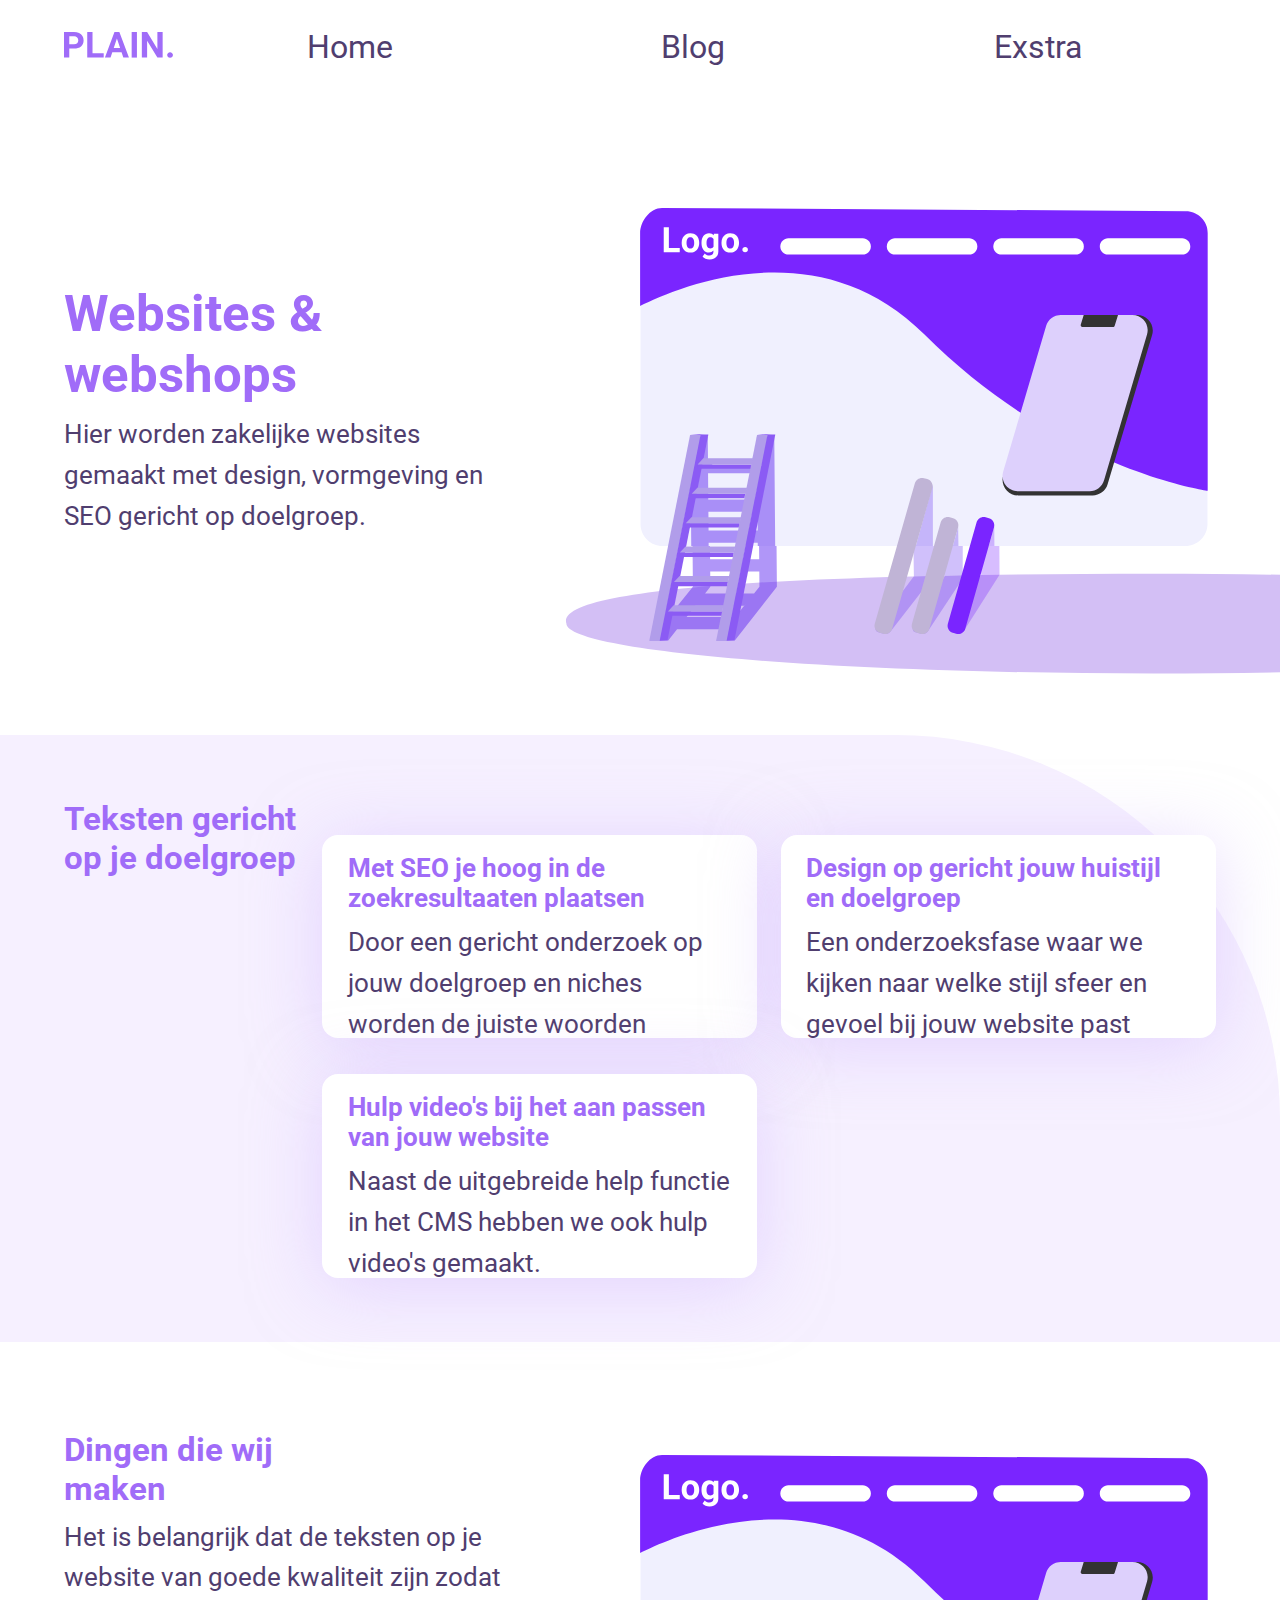
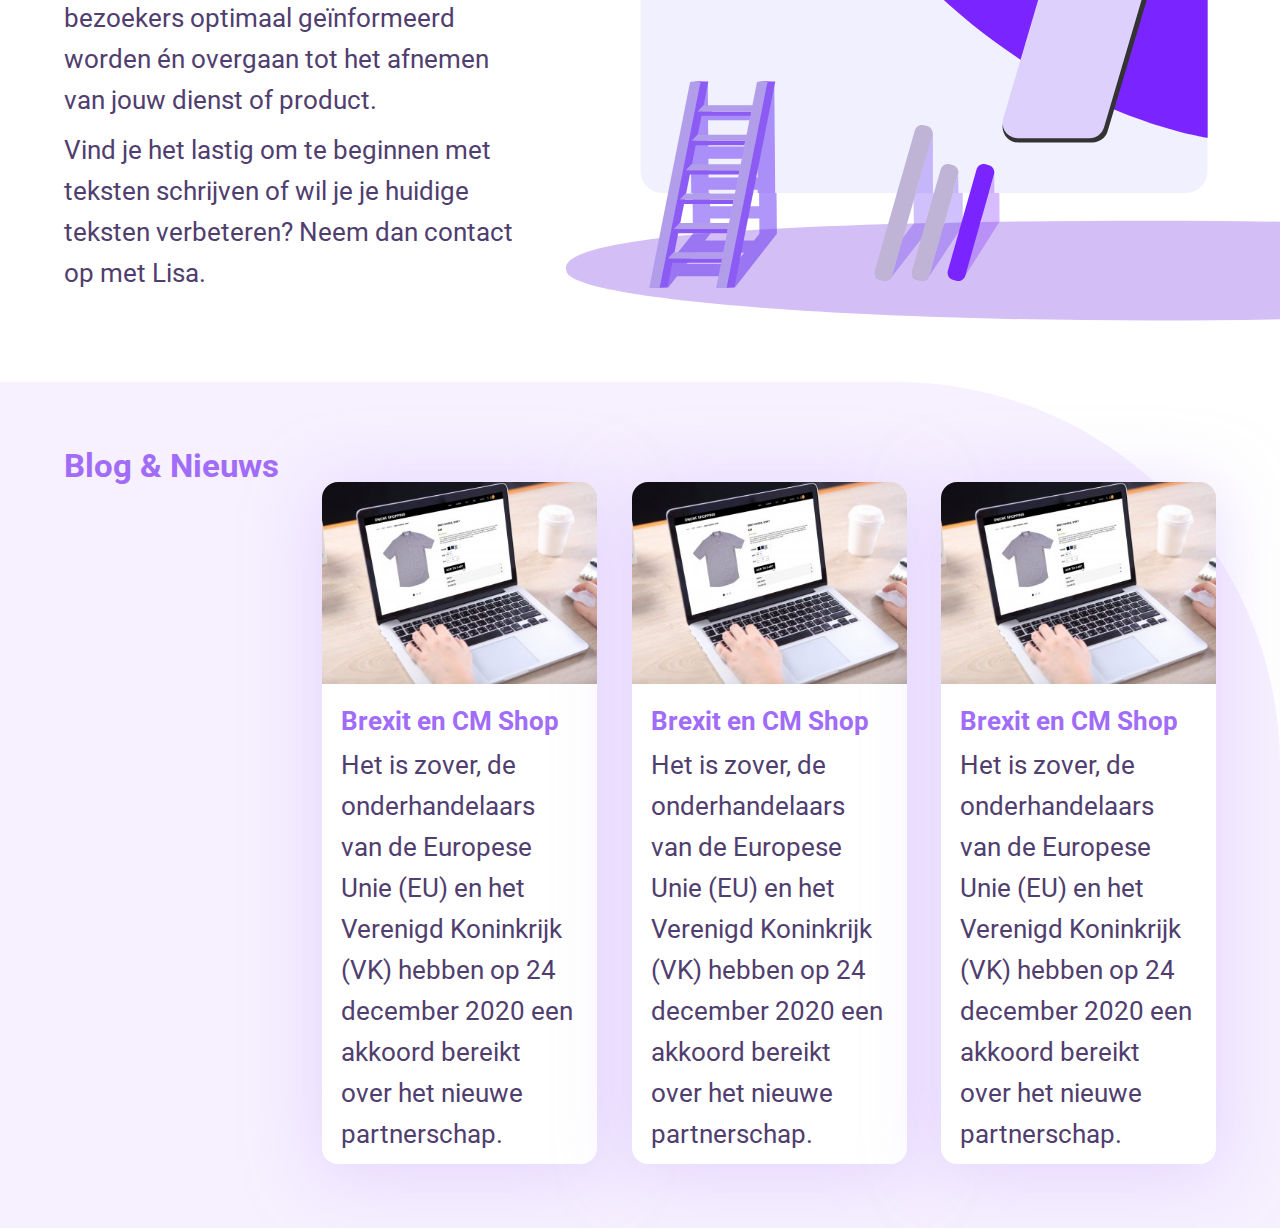
<file: index.html>
<!DOCTYPE html>
<html lang="nl">

<head>
	<meta charset="UTF-8">
	<meta name="viewport" content="width=device-width, initial-scale=1.0">
	<meta name="author" content="Wies de Munck">
	<meta http-equiv="X-UA-Compatible" content="ie=edge">
	<title>Websites en webshops maken, ontwerpen, bouwen met SEO</title>
	<meta name="description" content="
	Blog, Portfolio, Webshop, Zakelijke site Met eigen domeinnaam.
	SEO vriendelijk en zelf te onderhouden met een simple website builder. 
	Met een professioneel ontworpen design toegespitst aan jouw merk indentitieit.
	Maken wij een brand design die mee voldoet aan jouw merk waarden.
	">
	<meta name="keywords"
		content="Website, webshop, bouwen, maken, ontwerpen, Zakelijke site, Horeca site, domeinnaam, webdesinger,">
	<link href="https://fonts.googleapis.com/css?family=Roboto:300,700&amp;display=swap" rel="stylesheet">
	<link href="styles/style.css" rel="stylesheet">
</head>

<body>
	<header>
		<a href="index.html"><img src="./images/plain_logo.svg" alt="Logo"></a>
		<img class="menuButton" src="./images/hamburger_menu.svg" alt="">
		<nav class="mobileMenu">
			<ul class="menuList">
				<li><a href="index.html">Home</a></li>
				<li><a href="blog.html">Blog</a></li>
				<li><a href="#">Exstra</a></li>
			</ul>
		</nav>
		<nav>
			<ul>
				<li><a href="index.html">Home</a></li>
				<li><a href="blog.html">Blog</a></li>
				<li><a href="#">Exstra</a></li>
			</ul>
		</nav>
	</header>
	<main>
		<article>
			<section>
				<h1>Websites & webshops</h1>
				<p>Hier worden zakelijke websites gemaakt met design, vormgeving en SEO gericht op doelgroep.</p>
				<svg version="1.1" id="Layer_1" xmlns="http://www.w3.org/2000/svg"
					xmlns:xlink="http://www.w3.org/1999/xlink" x="0px" y="0px" viewBox="0 0 1248 892"
					style="enable-background:new 0 0 1248 892;" xml:space="preserve">
					<path class="st0" d="M1248,886.2c-75.9,1.6-155.2,2.4-236.7,2.4C456,888.6,5.8,850.4,5.8,803.2c-21.8-65.3,450.2-85.4,1005.5-85.4
					c81.5,0,160.8,0.8,236.7,2.4L1248,886.2z" />
					<g class="st1">
						<defs>
							<polygon id="SVGID_1_" class="st1"
								points="406.6,699.3 406.6,891 59.5,891 59.5,666.6 406.6,666.6 		" />
						</defs>
						<clipPath id="SVGID_2_">
							<use xlink:href="#SVGID_1_" style="overflow:visible;" />
						</clipPath>
						<path class="st2"
							d="M363.6,480h-29.8l0.4,41.5h-84l-0.4-41.5h-29.8l2.2,260.4l-74,91.6h31.8l15.1-19.2h82.5l-15.5,19.2h31.8
						l72-91.6L363.6,480z M335.6,693.2h-84l-0.3-32.4h84L335.6,693.2z M335.1,640h-84l-0.3-32h84L335.1,640z M334.3,542.4l0.4,44.8h-84
						l-0.4-44.8H334.3z M211.4,792l15.2-19.3h83l3.4-3.7l-18.6,23H211.4z M326.8,751.8H243l9-11.4l-0.2-26.3h84l0.2,26.3L326.8,751.8z" />
					</g>
					<g>
						<g>
							<path class="st3" d="M1064.7,670.6H170.3c-20.8,0-37.7-16.9-37.7-37.7V134.7c0-20.8,16.9-37.7,37.7-37.7h894.4
							c20.8,0,37.7,16.9,37.7,37.7v498.1C1102.5,653.7,1085.6,670.6,1064.7,670.6z" />
						</g>
					</g>
					<g>
						<defs>
							<path id="SVGID_3_" d="M1065.4,672.2H169.6c-20.8,0-37.7-16.9-37.7-37.7V135.6c0-20.8,16.8-43.4,37.6-43.4l895.8,5.6
							c20.8,0,37.7,16.9,37.7,37.7v498.9C1103.1,655.3,1086.2,672.2,1065.4,672.2z" />
						</defs>
						<clipPath id="SVGID_4_">
							<use xlink:href="#SVGID_3_" style="overflow:visible;" />
						</clipPath>
						<g class="st4">
							<path class="st5"
								d="M115,269V92h988v484c0,0-251.8-34.3-485.5-267.9C405.7,96.3,115,269,115,269z" />
						</g>
					</g>
					<g>
						<polygon class="st6"
							points="181.1,125.2 172.3,125.2 172.3,167.9 199.7,167.9 199.7,160.8 181.1,160.8 	" />
						<path class="st6" d="M228.4,139.5c-2.7-2.6-6.2-3.9-10.5-3.9c-3,0-5.6,0.7-7.9,2c-2.3,1.3-4,3.3-5.2,5.7c-1.2,2.5-1.8,5.3-1.8,8.4
						v0.4c0,5,1.4,9,4.1,12s6.4,4.4,10.9,4.4s8.2-1.5,10.9-4.4c2.7-2.9,4.1-6.8,4.1-11.7l-0.1-2.2C232.6,145.7,231.1,142.1,228.4,139.5z
						 M222.7,159.3c-1.2,1.6-2.8,2.4-4.8,2.4c-2.1,0-3.7-0.8-4.9-2.4c-1.1-1.6-1.7-3.9-1.7-6.9c0-3.4,0.6-5.9,1.7-7.5
						c1.1-1.6,2.7-2.4,4.8-2.4c2.1,0,3.7,0.8,4.9,2.4c1.2,1.6,1.7,3.9,1.7,6.9C224.5,155.2,223.9,157.7,222.7,159.3z" />
						<path class="st6" d="M257.9,139.1c-1.9-2.4-4.6-3.6-8.1-3.6c-3.9,0-7,1.5-9.4,4.5c-2.3,3-3.5,6.9-3.5,11.7v0.4
						c0,4.9,1.2,8.9,3.5,11.9c2.4,3,5.4,4.5,9.2,4.5c3.2,0,5.8-1.1,7.7-3.3v1.7c0,2.2-0.6,3.9-1.9,5.1c-1.2,1.2-3,1.8-5.2,1.8
						c-3,0-5.6-1.2-7.7-3.5l-3.8,5.2c1.1,1.5,2.8,2.7,5,3.6c2.2,0.9,4.5,1.4,6.8,1.4c3.1,0,5.7-0.5,8-1.6s4.1-2.6,5.3-4.7
						s1.9-4.5,1.9-7.2v-30.6h-7.7L257.9,139.1z M257.4,158.7c-1.1,1.9-3,2.9-5.5,2.9c-2,0-3.6-0.8-4.7-2.5c-1.2-1.6-1.7-3.9-1.7-6.8
						c0-3.3,0.6-5.8,1.7-7.5c1.2-1.7,2.8-2.5,4.8-2.5c2.5,0,4.3,1,5.5,2.9V158.7z" />
						<path class="st6" d="M296.5,139.5c-2.7-2.6-6.2-3.9-10.5-3.9c-3,0-5.6,0.7-7.9,2c-2.3,1.3-4,3.3-5.2,5.7c-1.2,2.5-1.8,5.3-1.8,8.4
						v0.4c0,5,1.4,9,4.1,12s6.4,4.4,10.9,4.4s8.2-1.5,10.9-4.4c2.7-2.9,4.1-6.8,4.1-11.7l-0.1-2.2C300.7,145.7,299.2,142.1,296.5,139.5z
						 M290.9,159.3c-1.2,1.6-2.8,2.4-4.8,2.4c-2.1,0-3.7-0.8-4.9-2.4c-1.1-1.6-1.7-3.9-1.7-6.9c0-3.4,0.6-5.9,1.7-7.5
						c1.1-1.6,2.7-2.4,4.8-2.4c2.1,0,3.7,0.8,4.9,2.4c1.2,1.6,1.7,3.9,1.7,6.9C292.6,155.2,292.1,157.7,290.9,159.3z" />
						<path class="st6" d="M315,160.4c-0.9-0.8-2.1-1.3-3.4-1.3c-1.4,0-2.5,0.4-3.4,1.3c-0.9,0.8-1.4,1.9-1.4,3.3c0,1.3,0.4,2.4,1.3,3.2
						c0.9,0.8,2,1.2,3.4,1.2c1.4,0,2.6-0.4,3.5-1.2c0.9-0.8,1.3-1.9,1.3-3.2C316.3,162.3,315.9,161.3,315,160.4z" />
					</g>
					<path class="st6" d="M512.7,172.1h-127c-7.7,0-13.9-6.2-13.9-13.9v0c0-7.7,6.2-13.9,13.9-13.9h127c7.7,0,13.9,6.2,13.9,13.9v0
					C526.6,165.9,520.4,172.1,512.7,172.1z" />
					<path class="st6" d="M694.8,172.1h-127c-7.7,0-13.9-6.2-13.9-13.9v0c0-7.7,6.2-13.9,13.9-13.9h127c7.7,0,13.9,6.2,13.9,13.9v0
					C708.7,165.9,702.5,172.1,694.8,172.1z" />
					<path class="st6" d="M877,172.1H750c-7.7,0-13.9-6.2-13.9-13.9v0c0-7.7,6.2-13.9,13.9-13.9h127c7.7,0,13.9,6.2,13.9,13.9v0
					C890.9,165.9,884.7,172.1,877,172.1z" />
					<path class="st6" d="M1059.1,172.1h-127c-7.7,0-13.9-6.2-13.9-13.9v0c0-7.7,6.2-13.9,13.9-13.9h127c7.7,0,13.9,6.2,13.9,13.9v0
					C1073.1,165.9,1066.8,172.1,1059.1,172.1z" />
					<path id="placeThree" class="st7" d="M529.6,503.7H213.9c-6.9,0-12.5-5.6-12.5-12.5v-6c0-6.9,5.6-12.5,12.5-12.5h315.7
					c6.9,0,12.5,5.6,12.5,12.5v6C542.1,498.1,536.5,503.7,529.6,503.7z" />
					<g class="st1">
						<defs>
							<polygon id="SVGID_5_" class="st1"
								points="404.4,633.8 404.4,417.2 57.3,417.2 57.3,670.6 404.4,670.6 		" />
						</defs>
						<clipPath id="SVGID_6_">
							<use xlink:href="#SVGID_5_" style="overflow:visible;" />
						</clipPath>
						<path class="st8" d="M361.4,484h-29.8l0.4,41.5h-84l-0.4-41.5h-29.8l2.2,260.4l-74,91.6h31.8l15.1-19.2h82.5L259.8,836h31.8
						l72-91.6L361.4,484z M333.4,697.2h-84l-0.3-32.4h84L333.4,697.2z M333,644h-84l-0.3-32h84L333,644z M332.1,546.3l0.4,44.8h-84
						l-0.4-44.8H332.1z M209.2,796l15.2-19.3h83l3.4-3.7l-18.6,23H209.2z M324.6,755.8h-83.8l9-11.4l-0.2-26.3h84l0.2,26.3L324.6,755.8z
						" />
					</g>
					<path id="placeOne" class="st5" d="M435.6,388.5H227.4c-14.4,0-26-11.6-26-26v-12.4c0-14.4,11.6-26,26-26h208.2
					c14.4,0,26,11.6,26,26v12.4C461.6,376.9,450,388.5,435.6,388.5z" />
					<path id="placeTwo" class="st7" d="M618.8,451.7H213.9c-6.9,0-12.5-5.6-12.5-12.5v-6c0-6.9,5.6-12.5,12.5-12.5h404.9
					c6.9,0,12.5,5.6,12.5,12.5v6C631.3,446.1,625.7,451.7,618.8,451.7z" />
					<g id="buildTwo">
						<path class="st9" d="M632.7,670.6V564.9l-29.2,105.6l-4.1,0l0.8,51.9l-63.9,85.2c-3.3,3.5-1.7,9.3,3,10.5l9.2,2.4
						c4,1,8.2-0.1,11.1-3l74.8-96l0.1-51L632.7,670.6z" />
						<path class="st7" d="M631.7,571.6L563.1,812c-1.9,6.6-8.8,10.5-15.5,8.6l-5.7-1.6c-6.6-1.9-10.5-8.8-8.6-15.5l68.6-240.4
						c1.9-6.6,8.8-10.5,15.5-8.6l5.7,1.6C629.7,558.1,633.6,565,631.7,571.6z" />
					</g>
					<g id="buildThree">
						<g>
							<path class="st9"
								d="M653.5,721.3L600,807.6c-3.3,3.5-1.7,9.3,3,10.5l9.2,2.4c4,1,8.2-0.1,11.1-3l64.2-97.1L653.5,721.3z" />
							<polygon class="st9"
								points="647.7,721.3 683.7,720.6 683.8,670.6 676.4,670.6 675.9,638.4 666.8,670.6 647.6,670.6 		" />
						</g>
						<path class="st7" d="M675.9,638.4L626.7,812c-1.9,6.6-8.8,10.5-15.5,8.6l-5.7-1.6c-6.6-1.9-10.5-8.8-8.6-15.5l49.2-173.6
						c1.9-6.6,8.8-10.5,15.5-8.6l5.7,1.6C673.9,624.9,677.8,631.8,675.9,638.4z" />
					</g>
					<g id="buildOne_1_">
						<path class="st10" d="M746.7,719.6l-0.3-49.1l-8.5,0l-0.2-33.3l-9.4,33.3l-13.1,0l0,49.5l-53.7,87.5c-3.3,3.5-1.7,9.3,3,10.5
						l9.2,2.4c4,1,8.2-0.1,11.1-3L746.7,719.6L746.7,719.6z" />
						<path class="st5" d="M737.3,638.4L688.1,812c-1.9,6.6-8.8,10.5-15.5,8.6l-5.7-1.6c-6.6-1.9-10.5-8.8-8.6-15.5l49.2-173.6
						c1.9-6.6,8.8-10.5,15.5-8.6l5.7,1.6C735.3,624.9,739.2,631.8,737.3,638.4z" />
					</g>
					<g>
						<g>
							<path class="st11" d="M982,289.3c4.2,0,8,1.9,10.5,5.2c2.4,3.2,3.1,7.2,2,11l-76.1,255.4c-1.6,5.4-6.7,9.1-12.4,9.1h-127
							c-4.2,0-8-1.9-10.5-5.2c-2.4-3.2-3.1-7.2-2-11l76.1-255.4c1.6-5.4,6.7-9.1,12.4-9.1H982 M982,275.3H855
							c-11.9,0-22.5,7.8-25.8,19.1L753,549.9c-5.1,17.1,7.8,34.2,25.8,34.2h127c11.9,0,22.5-7.8,25.8-19.1l76.1-255.4
							C1012.9,292.4,1000,275.3,982,275.3L982,275.3z" />
						</g>
						<path class="st12"
							d="M900.7,576.9H777.9c-8.3,0-15.6-3.9-20.3-9.7c-5.1-6.3-7.2-15-4.7-23.7L826.5,294
						c3.3-11.1,13.4-18.7,24.9-18.7h122.7c17.4,0,29.9,16.7,24.9,33.4l-73.5,249.5C922.3,569.3,912.2,576.9,900.7,576.9z" />
						<g>
							<path class="st11"
								d="M940.9,296h-52.4c-2,0-3.5-2-2.9-3.9l5.1-16.7h58.7l-5.7,18.5C943.4,295.1,942.2,296,940.9,296z" />
						</g>
					</g>
					<g>
						<polygon class="st6" points="340.6,523.4 248,523.4 257.6,533.8 342.9,533.8 	" />
						<polygon class="st13" points="280.6,832.5 262,832.5 331.9,480.5 350.4,480.5 	" />
						<polygon class="st14" points="293.2,831.8 279.9,832.5 349.7,480.5 363.1,479.7 	" />
						<polygon class="st13" points="166.2,832.5 147.6,832.5 217.4,480.5 236,480.5 	" />
						<polygon class="st14" points="178.8,831.8 165.4,832.5 235.2,480.5 248.6,479.7 	" />
						<polygon class="st14" points="272.2,782.4 179.5,782.4 179.5,789.8 270.7,789.8 	" />
						<polygon class="st13" points="272.2,782.4 179.5,782.4 189.2,772 274.5,772 	" />
						<polygon class="st14" points="282,732.1 189.7,732.1 189.7,739.5 280.5,739.5 	" />
						<polygon class="st13" points="282.4,732.1 189.7,732.1 199.4,721.7 284.6,721.7 	" />
						<polygon class="st14" points="292,681.8 199.9,681.8 199.9,689.3 290.5,689.3 	" />
						<polygon class="st13" points="292.5,681.8 199.9,681.8 209.5,671.4 294.8,671.4 	" />
						<polygon class="st14" points="302,631.6 210,631.6 210,639 300.5,639 	" />
						<polygon class="st13" points="302.7,631.6 210,631.6 219.7,621.2 304.9,621.2 	" />
						<polygon class="st14" points="311.8,581.3 220.2,581.3 220.2,588.7 310.3,588.7 	" />
						<polygon class="st13" points="312.8,581.3 220.2,581.3 229.8,570.9 315.1,570.9 	" />
						<polygon class="st14" points="321.9,531.1 230.3,531 230.3,538.5 320.4,538.5 	" />
						<polygon class="st13" points="323,531 230.3,531 240,520.6 325.2,520.6 	" />
						<polygon class="st14" points="248.6,479.7 232.7,479.2 217.4,480.5 235.2,480.5 	" />
						<polygon class="st14" points="363.1,479.7 347.1,479.2 331.9,480.5 349.7,480.5 	" />
					</g>
				</svg>
			</section>
			<section>
				<h2>Teksten gericht op je doelgroep</h2>
				<ul>
					<li>
						<a href="#">
							<h3>Met SEO je hoog in de zoekresultaaten plaatsen</h3>
							<p>Door een gericht onderzoek op jouw doelgroep en niches worden de juiste woorden gekozen
								toegepast en doorgevoert. </p>
						</a>
					</li>
					<li>
						<a href="#">
							<h3>Design op gericht jouw huistijl en doelgroep</h3>
							<p>Een onderzoeksfase waar we kijken naar welke stijl sfeer en gevoel bij jouw website past
							</p>
						</a>
					</li>
					<li>
						<a href="#">
							<h3>Hulp video's bij het aan passen van jouw website</h3>
							<p>Naast de uitgebreide help functie in het CMS hebben we ook hulp video's gemaakt.</p>
						</a>
					</li>
				</ul>
			</section>
			<section>
				<h2>Dingen die wij maken</h2>
				<svg version="1.1" id="Layer_1" xmlns="http://www.w3.org/2000/svg"
					xmlns:xlink="http://www.w3.org/1999/xlink" x="0px" y="0px" viewBox="0 0 1248 892"
					style="enable-background:new 0 0 1248 892;" xml:space="preserve">
					<path class="st0" d="M1248,886.2c-75.9,1.6-155.2,2.4-236.7,2.4C456,888.6,5.8,850.4,5.8,803.2c-21.8-65.3,450.2-85.4,1005.5-85.4
					c81.5,0,160.8,0.8,236.7,2.4L1248,886.2z" />
					<g class="st1">
						<defs>
							<polygon id="SVGID_1_" class="st1"
								points="406.6,699.3 406.6,891 59.5,891 59.5,666.6 406.6,666.6 		" />
						</defs>
						<clipPath id="SVGID_2_">
							<use xlink:href="#SVGID_1_" style="overflow:visible;" />
						</clipPath>
						<path class="st2"
							d="M363.6,480h-29.8l0.4,41.5h-84l-0.4-41.5h-29.8l2.2,260.4l-74,91.6h31.8l15.1-19.2h82.5l-15.5,19.2h31.8
						l72-91.6L363.6,480z M335.6,693.2h-84l-0.3-32.4h84L335.6,693.2z M335.1,640h-84l-0.3-32h84L335.1,640z M334.3,542.4l0.4,44.8h-84
						l-0.4-44.8H334.3z M211.4,792l15.2-19.3h83l3.4-3.7l-18.6,23H211.4z M326.8,751.8H243l9-11.4l-0.2-26.3h84l0.2,26.3L326.8,751.8z" />
					</g>
					<g>
						<g>
							<path class="st3" d="M1064.7,670.6H170.3c-20.8,0-37.7-16.9-37.7-37.7V134.7c0-20.8,16.9-37.7,37.7-37.7h894.4
							c20.8,0,37.7,16.9,37.7,37.7v498.1C1102.5,653.7,1085.6,670.6,1064.7,670.6z" />
						</g>
					</g>
					<g>
						<defs>
							<path id="SVGID_3_" d="M1065.4,672.2H169.6c-20.8,0-37.7-16.9-37.7-37.7V135.6c0-20.8,16.8-43.4,37.6-43.4l895.8,5.6
							c20.8,0,37.7,16.9,37.7,37.7v498.9C1103.1,655.3,1086.2,672.2,1065.4,672.2z" />
						</defs>
						<clipPath id="SVGID_4_">
							<use xlink:href="#SVGID_3_" style="overflow:visible;" />
						</clipPath>
						<g class="st4">
							<path class="st5"
								d="M115,269V92h988v484c0,0-251.8-34.3-485.5-267.9C405.7,96.3,115,269,115,269z" />
						</g>
					</g>
					<g>
						<polygon class="st6"
							points="181.1,125.2 172.3,125.2 172.3,167.9 199.7,167.9 199.7,160.8 181.1,160.8 	" />
						<path class="st6" d="M228.4,139.5c-2.7-2.6-6.2-3.9-10.5-3.9c-3,0-5.6,0.7-7.9,2c-2.3,1.3-4,3.3-5.2,5.7c-1.2,2.5-1.8,5.3-1.8,8.4
						v0.4c0,5,1.4,9,4.1,12s6.4,4.4,10.9,4.4s8.2-1.5,10.9-4.4c2.7-2.9,4.1-6.8,4.1-11.7l-0.1-2.2C232.6,145.7,231.1,142.1,228.4,139.5z
						 M222.7,159.3c-1.2,1.6-2.8,2.4-4.8,2.4c-2.1,0-3.7-0.8-4.9-2.4c-1.1-1.6-1.7-3.9-1.7-6.9c0-3.4,0.6-5.9,1.7-7.5
						c1.1-1.6,2.7-2.4,4.8-2.4c2.1,0,3.7,0.8,4.9,2.4c1.2,1.6,1.7,3.9,1.7,6.9C224.5,155.2,223.9,157.7,222.7,159.3z" />
						<path class="st6" d="M257.9,139.1c-1.9-2.4-4.6-3.6-8.1-3.6c-3.9,0-7,1.5-9.4,4.5c-2.3,3-3.5,6.9-3.5,11.7v0.4
						c0,4.9,1.2,8.9,3.5,11.9c2.4,3,5.4,4.5,9.2,4.5c3.2,0,5.8-1.1,7.7-3.3v1.7c0,2.2-0.6,3.9-1.9,5.1c-1.2,1.2-3,1.8-5.2,1.8
						c-3,0-5.6-1.2-7.7-3.5l-3.8,5.2c1.1,1.5,2.8,2.7,5,3.6c2.2,0.9,4.5,1.4,6.8,1.4c3.1,0,5.7-0.5,8-1.6s4.1-2.6,5.3-4.7
						s1.9-4.5,1.9-7.2v-30.6h-7.7L257.9,139.1z M257.4,158.7c-1.1,1.9-3,2.9-5.5,2.9c-2,0-3.6-0.8-4.7-2.5c-1.2-1.6-1.7-3.9-1.7-6.8
						c0-3.3,0.6-5.8,1.7-7.5c1.2-1.7,2.8-2.5,4.8-2.5c2.5,0,4.3,1,5.5,2.9V158.7z" />
						<path class="st6" d="M296.5,139.5c-2.7-2.6-6.2-3.9-10.5-3.9c-3,0-5.6,0.7-7.9,2c-2.3,1.3-4,3.3-5.2,5.7c-1.2,2.5-1.8,5.3-1.8,8.4
						v0.4c0,5,1.4,9,4.1,12s6.4,4.4,10.9,4.4s8.2-1.5,10.9-4.4c2.7-2.9,4.1-6.8,4.1-11.7l-0.1-2.2C300.7,145.7,299.2,142.1,296.5,139.5z
						 M290.9,159.3c-1.2,1.6-2.8,2.4-4.8,2.4c-2.1,0-3.7-0.8-4.9-2.4c-1.1-1.6-1.7-3.9-1.7-6.9c0-3.4,0.6-5.9,1.7-7.5
						c1.1-1.6,2.7-2.4,4.8-2.4c2.1,0,3.7,0.8,4.9,2.4c1.2,1.6,1.7,3.9,1.7,6.9C292.6,155.2,292.1,157.7,290.9,159.3z" />
						<path class="st6" d="M315,160.4c-0.9-0.8-2.1-1.3-3.4-1.3c-1.4,0-2.5,0.4-3.4,1.3c-0.9,0.8-1.4,1.9-1.4,3.3c0,1.3,0.4,2.4,1.3,3.2
						c0.9,0.8,2,1.2,3.4,1.2c1.4,0,2.6-0.4,3.5-1.2c0.9-0.8,1.3-1.9,1.3-3.2C316.3,162.3,315.9,161.3,315,160.4z" />
					</g>
					<path class="st6" d="M512.7,172.1h-127c-7.7,0-13.9-6.2-13.9-13.9v0c0-7.7,6.2-13.9,13.9-13.9h127c7.7,0,13.9,6.2,13.9,13.9v0
					C526.6,165.9,520.4,172.1,512.7,172.1z" />
					<path class="st6" d="M694.8,172.1h-127c-7.7,0-13.9-6.2-13.9-13.9v0c0-7.7,6.2-13.9,13.9-13.9h127c7.7,0,13.9,6.2,13.9,13.9v0
					C708.7,165.9,702.5,172.1,694.8,172.1z" />
					<path class="st6" d="M877,172.1H750c-7.7,0-13.9-6.2-13.9-13.9v0c0-7.7,6.2-13.9,13.9-13.9h127c7.7,0,13.9,6.2,13.9,13.9v0
					C890.9,165.9,884.7,172.1,877,172.1z" />
					<path class="st6" d="M1059.1,172.1h-127c-7.7,0-13.9-6.2-13.9-13.9v0c0-7.7,6.2-13.9,13.9-13.9h127c7.7,0,13.9,6.2,13.9,13.9v0
					C1073.1,165.9,1066.8,172.1,1059.1,172.1z" />
					<path id="placeThree" class="st7" d="M529.6,503.7H213.9c-6.9,0-12.5-5.6-12.5-12.5v-6c0-6.9,5.6-12.5,12.5-12.5h315.7
					c6.9,0,12.5,5.6,12.5,12.5v6C542.1,498.1,536.5,503.7,529.6,503.7z" />
					<g class="st1">
						<defs>
							<polygon id="SVGID_5_" class="st1"
								points="404.4,633.8 404.4,417.2 57.3,417.2 57.3,670.6 404.4,670.6 		" />
						</defs>
						<clipPath id="SVGID_6_">
							<use xlink:href="#SVGID_5_" style="overflow:visible;" />
						</clipPath>
						<path class="st8" d="M361.4,484h-29.8l0.4,41.5h-84l-0.4-41.5h-29.8l2.2,260.4l-74,91.6h31.8l15.1-19.2h82.5L259.8,836h31.8
						l72-91.6L361.4,484z M333.4,697.2h-84l-0.3-32.4h84L333.4,697.2z M333,644h-84l-0.3-32h84L333,644z M332.1,546.3l0.4,44.8h-84
						l-0.4-44.8H332.1z M209.2,796l15.2-19.3h83l3.4-3.7l-18.6,23H209.2z M324.6,755.8h-83.8l9-11.4l-0.2-26.3h84l0.2,26.3L324.6,755.8z
						" />
					</g>
					<path id="placeOne" class="st5" d="M435.6,388.5H227.4c-14.4,0-26-11.6-26-26v-12.4c0-14.4,11.6-26,26-26h208.2
					c14.4,0,26,11.6,26,26v12.4C461.6,376.9,450,388.5,435.6,388.5z" />
					<path id="placeTwo" class="st7" d="M618.8,451.7H213.9c-6.9,0-12.5-5.6-12.5-12.5v-6c0-6.9,5.6-12.5,12.5-12.5h404.9
					c6.9,0,12.5,5.6,12.5,12.5v6C631.3,446.1,625.7,451.7,618.8,451.7z" />
					<g id="buildTwo">
						<path class="st9" d="M632.7,670.6V564.9l-29.2,105.6l-4.1,0l0.8,51.9l-63.9,85.2c-3.3,3.5-1.7,9.3,3,10.5l9.2,2.4
						c4,1,8.2-0.1,11.1-3l74.8-96l0.1-51L632.7,670.6z" />
						<path class="st7" d="M631.7,571.6L563.1,812c-1.9,6.6-8.8,10.5-15.5,8.6l-5.7-1.6c-6.6-1.9-10.5-8.8-8.6-15.5l68.6-240.4
						c1.9-6.6,8.8-10.5,15.5-8.6l5.7,1.6C629.7,558.1,633.6,565,631.7,571.6z" />
					</g>
					<g id="buildThree">
						<g>
							<path class="st9"
								d="M653.5,721.3L600,807.6c-3.3,3.5-1.7,9.3,3,10.5l9.2,2.4c4,1,8.2-0.1,11.1-3l64.2-97.1L653.5,721.3z" />
							<polygon class="st9"
								points="647.7,721.3 683.7,720.6 683.8,670.6 676.4,670.6 675.9,638.4 666.8,670.6 647.6,670.6 		" />
						</g>
						<path class="st7" d="M675.9,638.4L626.7,812c-1.9,6.6-8.8,10.5-15.5,8.6l-5.7-1.6c-6.6-1.9-10.5-8.8-8.6-15.5l49.2-173.6
						c1.9-6.6,8.8-10.5,15.5-8.6l5.7,1.6C673.9,624.9,677.8,631.8,675.9,638.4z" />
					</g>
					<g id="buildOne_1_">
						<path class="st10" d="M746.7,719.6l-0.3-49.1l-8.5,0l-0.2-33.3l-9.4,33.3l-13.1,0l0,49.5l-53.7,87.5c-3.3,3.5-1.7,9.3,3,10.5
						l9.2,2.4c4,1,8.2-0.1,11.1-3L746.7,719.6L746.7,719.6z" />
						<path class="st5" d="M737.3,638.4L688.1,812c-1.9,6.6-8.8,10.5-15.5,8.6l-5.7-1.6c-6.6-1.9-10.5-8.8-8.6-15.5l49.2-173.6
						c1.9-6.6,8.8-10.5,15.5-8.6l5.7,1.6C735.3,624.9,739.2,631.8,737.3,638.4z" />
					</g>
					<g>
						<g>
							<path class="st11" d="M982,289.3c4.2,0,8,1.9,10.5,5.2c2.4,3.2,3.1,7.2,2,11l-76.1,255.4c-1.6,5.4-6.7,9.1-12.4,9.1h-127
							c-4.2,0-8-1.9-10.5-5.2c-2.4-3.2-3.1-7.2-2-11l76.1-255.4c1.6-5.4,6.7-9.1,12.4-9.1H982 M982,275.3H855
							c-11.9,0-22.5,7.8-25.8,19.1L753,549.9c-5.1,17.1,7.8,34.2,25.8,34.2h127c11.9,0,22.5-7.8,25.8-19.1l76.1-255.4
							C1012.9,292.4,1000,275.3,982,275.3L982,275.3z" />
						</g>
						<path class="st12"
							d="M900.7,576.9H777.9c-8.3,0-15.6-3.9-20.3-9.7c-5.1-6.3-7.2-15-4.7-23.7L826.5,294
						c3.3-11.1,13.4-18.7,24.9-18.7h122.7c17.4,0,29.9,16.7,24.9,33.4l-73.5,249.5C922.3,569.3,912.2,576.9,900.7,576.9z" />
						<g>
							<path class="st11"
								d="M940.9,296h-52.4c-2,0-3.5-2-2.9-3.9l5.1-16.7h58.7l-5.7,18.5C943.4,295.1,942.2,296,940.9,296z" />
						</g>
					</g>
					<g>
						<polygon class="st6" points="340.6,523.4 248,523.4 257.6,533.8 342.9,533.8 	" />
						<polygon class="st13" points="280.6,832.5 262,832.5 331.9,480.5 350.4,480.5 	" />
						<polygon class="st14" points="293.2,831.8 279.9,832.5 349.7,480.5 363.1,479.7 	" />
						<polygon class="st13" points="166.2,832.5 147.6,832.5 217.4,480.5 236,480.5 	" />
						<polygon class="st14" points="178.8,831.8 165.4,832.5 235.2,480.5 248.6,479.7 	" />
						<polygon class="st14" points="272.2,782.4 179.5,782.4 179.5,789.8 270.7,789.8 	" />
						<polygon class="st13" points="272.2,782.4 179.5,782.4 189.2,772 274.5,772 	" />
						<polygon class="st14" points="282,732.1 189.7,732.1 189.7,739.5 280.5,739.5 	" />
						<polygon class="st13" points="282.4,732.1 189.7,732.1 199.4,721.7 284.6,721.7 	" />
						<polygon class="st14" points="292,681.8 199.9,681.8 199.9,689.3 290.5,689.3 	" />
						<polygon class="st13" points="292.5,681.8 199.9,681.8 209.5,671.4 294.8,671.4 	" />
						<polygon class="st14" points="302,631.6 210,631.6 210,639 300.5,639 	" />
						<polygon class="st13" points="302.7,631.6 210,631.6 219.7,621.2 304.9,621.2 	" />
						<polygon class="st14" points="311.8,581.3 220.2,581.3 220.2,588.7 310.3,588.7 	" />
						<polygon class="st13" points="312.8,581.3 220.2,581.3 229.8,570.9 315.1,570.9 	" />
						<polygon class="st14" points="321.9,531.1 230.3,531 230.3,538.5 320.4,538.5 	" />
						<polygon class="st13" points="323,531 230.3,531 240,520.6 325.2,520.6 	" />
						<polygon class="st14" points="248.6,479.7 232.7,479.2 217.4,480.5 235.2,480.5 	" />
						<polygon class="st14" points="363.1,479.7 347.1,479.2 331.9,480.5 349.7,480.5 	" />
					</g>
				</svg>

				<p>Het is belangrijk dat de teksten op je website van goede kwaliteit zijn zodat bezoekers optimaal geïnformeerd worden én overgaan tot het afnemen van jouw dienst of product.</p>
				<p>Vind je het lastig om te beginnen met teksten schrijven of wil je je huidige teksten verbeteren? Neem dan contact op met Lisa. </p>

			</section>
			<section class="blog">
				<h2>Blog & Nieuws
				</h2>
				<ul>
					<li>
						<a href="blog.html">
							<img src="./images/638-in-10-stappen-een-overtuigende-productbeschrijving-T.jpg" alt="">
							<h3>Brexit en CM Shop</h3>
							<p>Het is zover, de onderhandelaars van de Europese Unie (EU) en het Verenigd Koninkrijk (VK) hebben op 24 december 2020 een akkoord bereikt over het nieuwe partnerschap.</p>
						</a>
					</li>
					<li>
						<a href="blog.html">
							<img src="./images/638-in-10-stappen-een-overtuigende-productbeschrijving-T.jpg" alt="">
							<h3>Brexit en CM Shop</h3>
							<p>Het is zover, de onderhandelaars van de Europese Unie (EU) en het Verenigd Koninkrijk (VK) hebben op 24 december 2020 een akkoord bereikt over het nieuwe partnerschap.</p>
						</a>
					</li>
					<li>
						<a href="blog.html">
							<img src="./images/638-in-10-stappen-een-overtuigende-productbeschrijving-T.jpg" alt="">
							<h3>Brexit en CM Shop</h3>
							<p>Het is zover, de onderhandelaars van de Europese Unie (EU) en het Verenigd Koninkrijk (VK) hebben op 24 december 2020 een akkoord bereikt over het nieuwe partnerschap.</p>
						</a>
					</li>
				</ul>
			</section>
		</article>
	</main>
	<footer>
	</footer>
</body>
<script src="./scripts/script.js"></script>


</html>
</file>
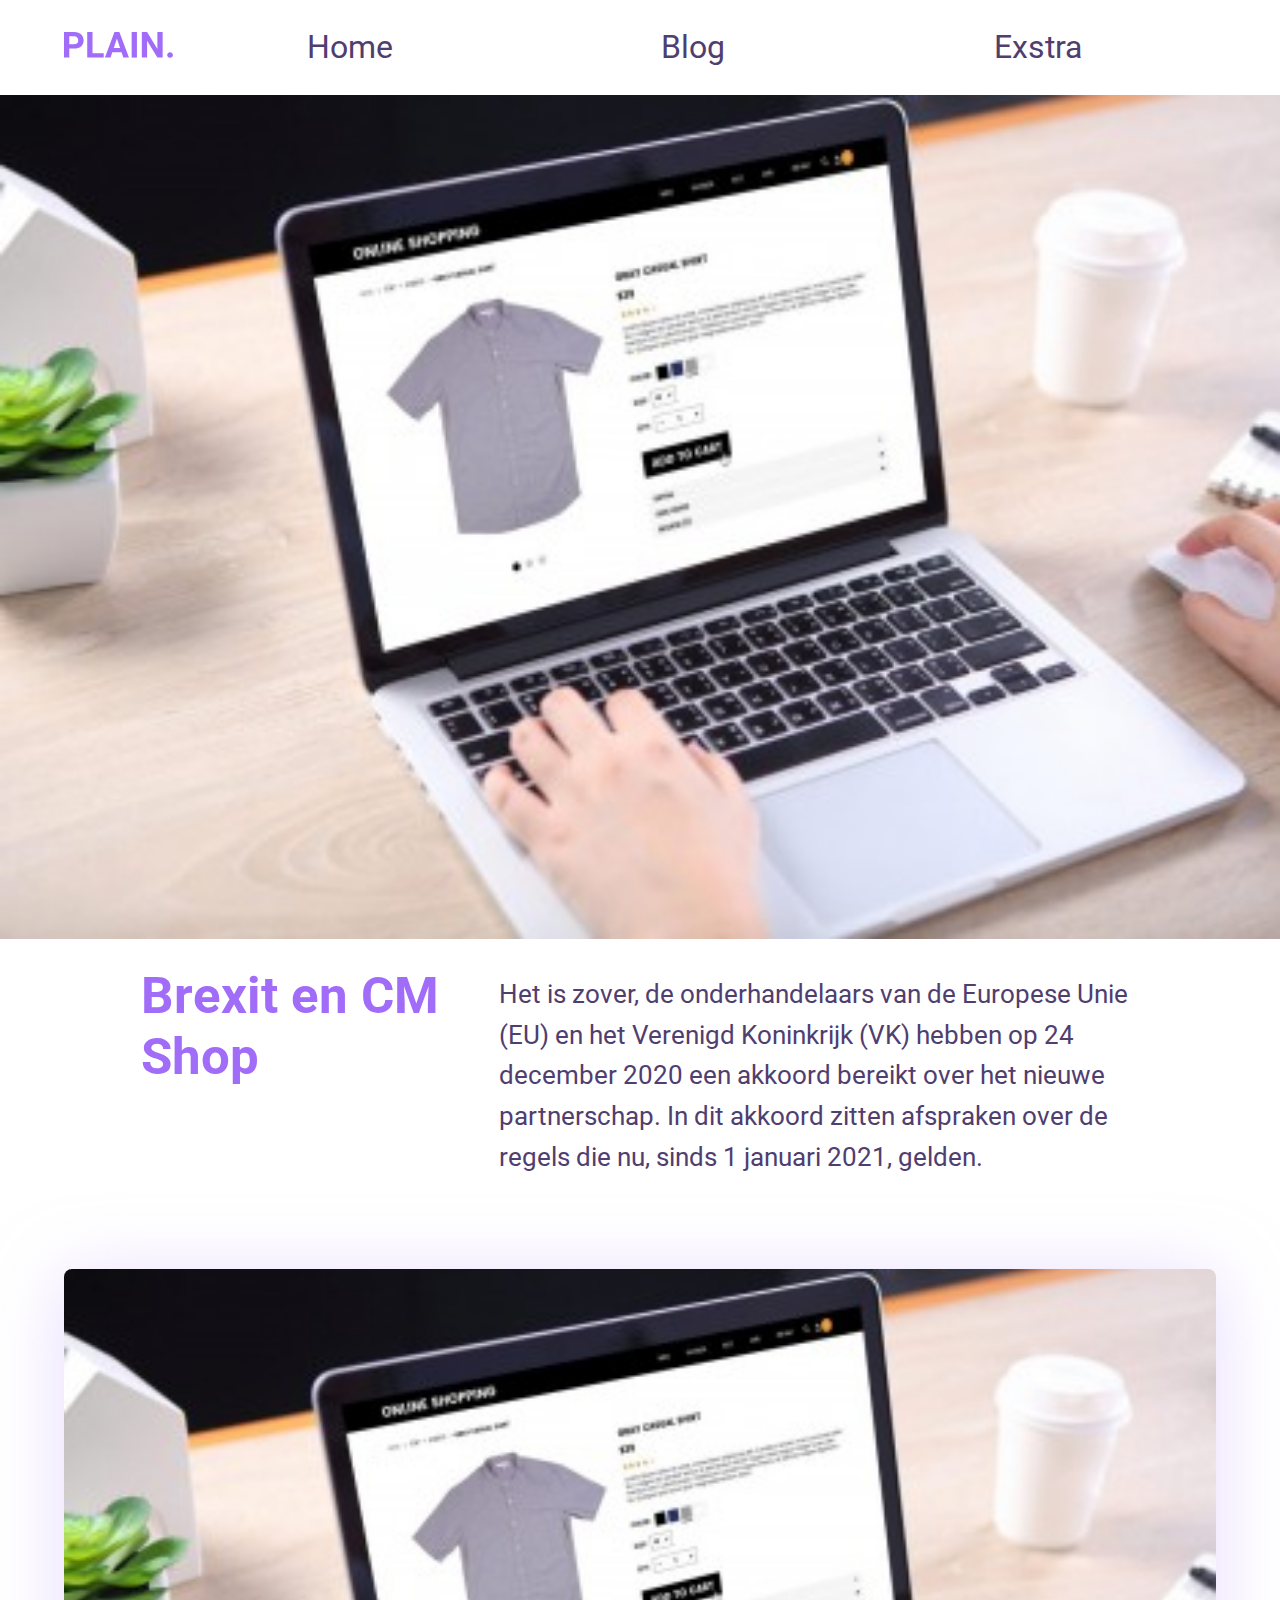
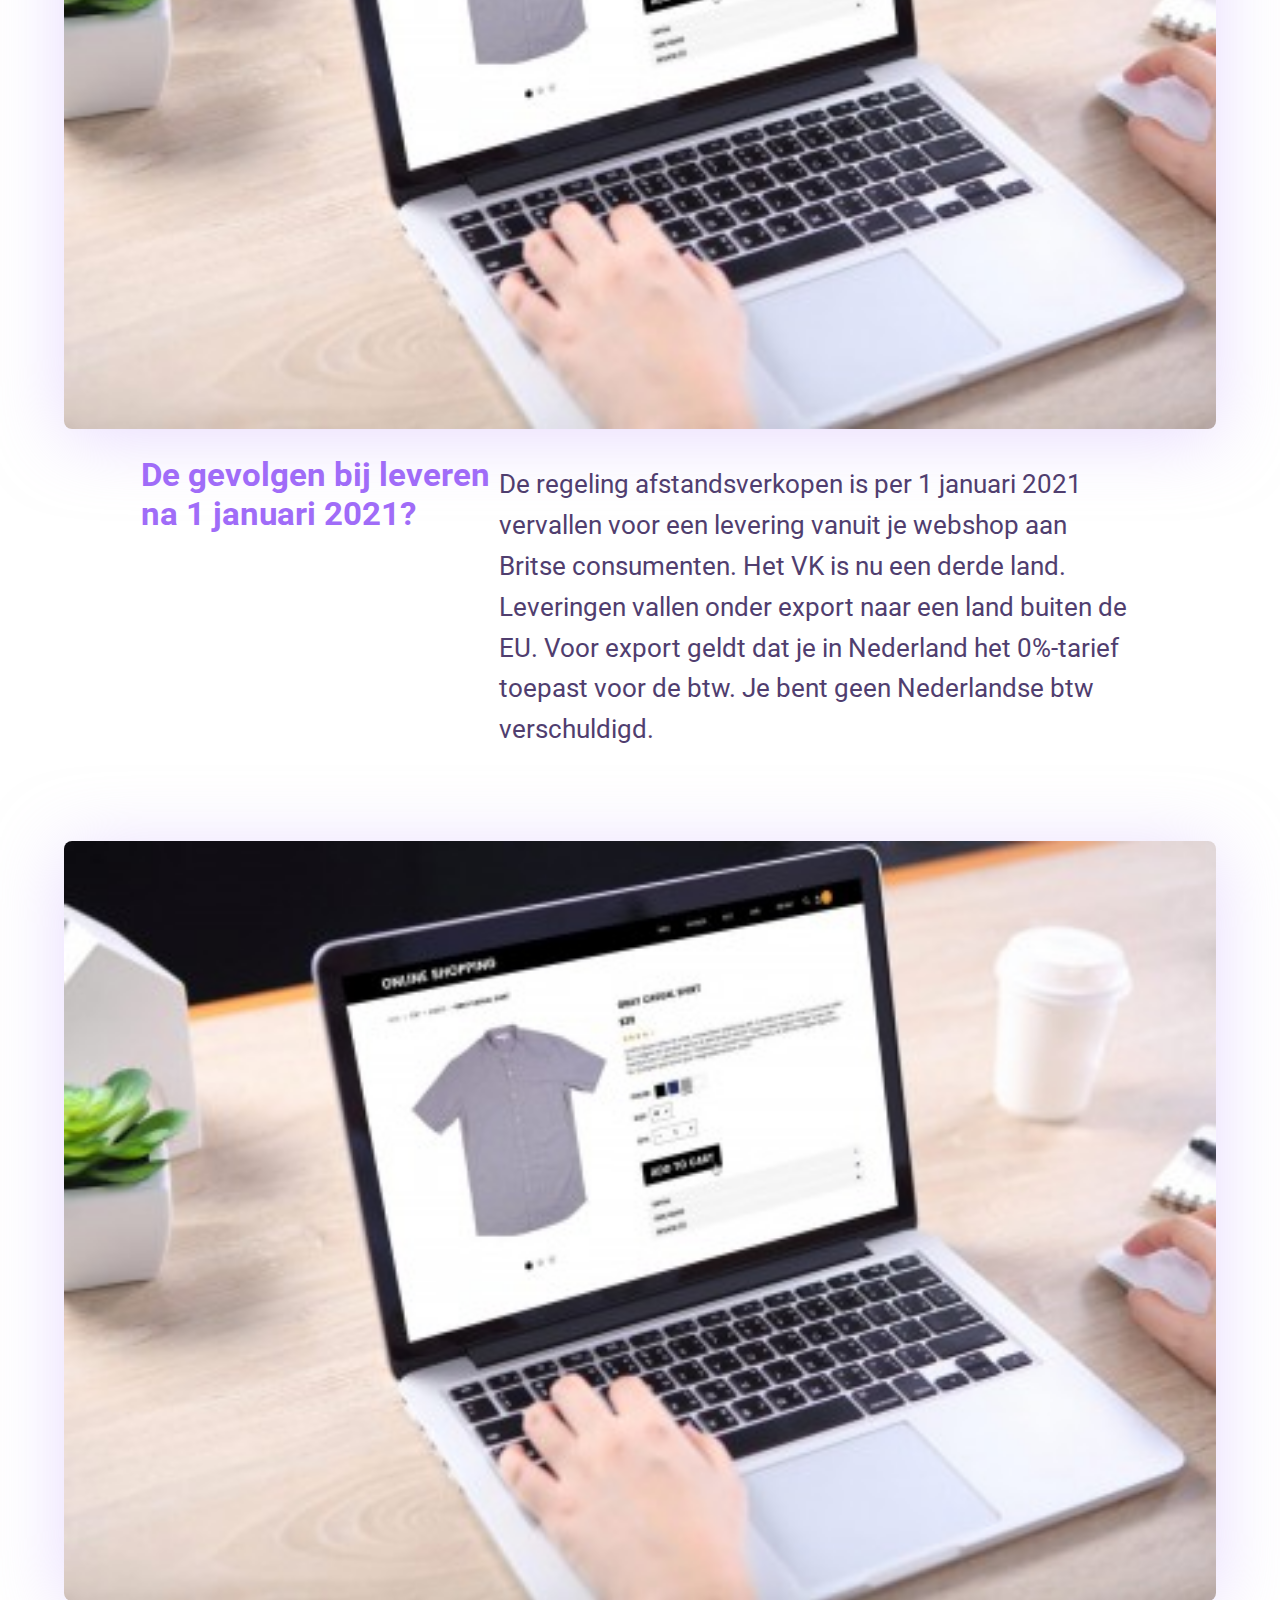
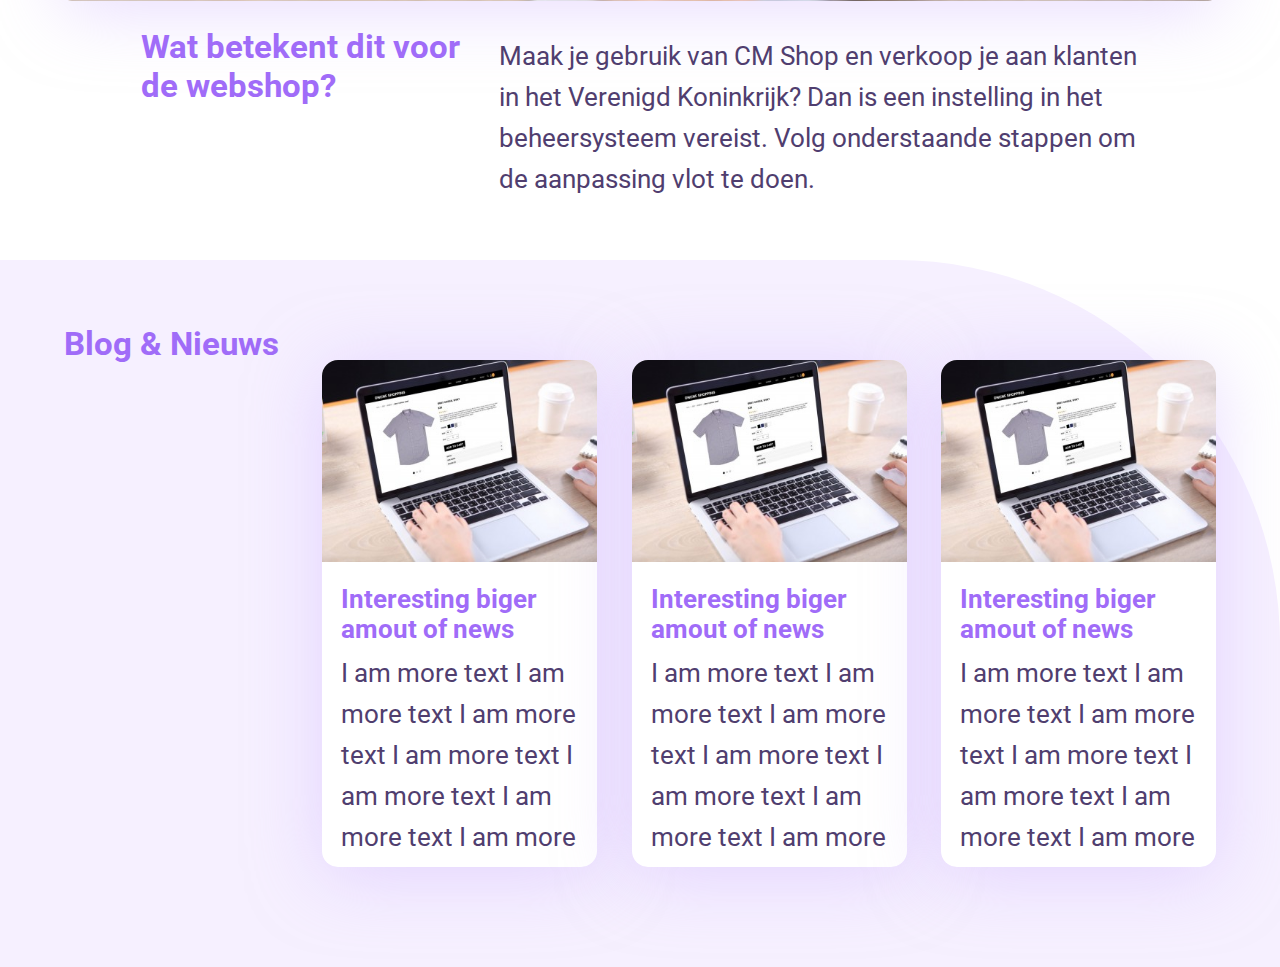
<file: blog.html>
<!DOCTYPE html>
<html lang="en">

<head>
	<meta charset="UTF-8">
	<meta name="viewport" content="width=device-width, initial-scale=1.0">
	<meta name="author" content="Wies de Munck">
	<meta http-equiv="X-UA-Compatible" content="ie=edge">
	<title>blog</title>
	<link href="https://fonts.googleapis.com/css?family=Roboto:300,700&amp;display=swap" rel="stylesheet">
	<link href="styles/style.css" rel="stylesheet">
</head>

<body>
	<header>
		<a href="index.html"><img src="./images/plain_logo.svg" alt="Logo"></a>
		<img class="menuButton" src="./images/hamburger_menu.svg" alt="">
		<nav class="mobileMenu">
			<ul class="menuList">
				<li><a href="index.html">Home</a></li>
				<li><a href="blog.html">Blog</a></li>
				<li><a href="#">Exstra</a></li>
			</ul>
		</nav>
		<nav>
			<ul>
				<li><a href="index.html">Home</a></li>
				<li><a href="blog.html">Blog</a></li>
				<li><a href="#">Exstra</a></li>
			</ul>
		</nav>
	</header>
	<main>
		<article class="blogPage">
			<section>
				<h1>Brexit en CM Shop</h1>
				<p>Het is zover, de onderhandelaars van de Europese Unie (EU) en het Verenigd Koninkrijk (VK) hebben op 24 december 2020 een akkoord bereikt over het nieuwe partnerschap. In dit akkoord zitten afspraken over de regels die nu, sinds 1 januari 2021, gelden. </p>
				<img src="./images/638-in-10-stappen-een-overtuigende-productbeschrijving-T.jpg" alt="">
			</section>

			<section>
				<h2>De gevolgen bij leveren na 1 januari 2021?
				</h2>
				<img src="./images/638-in-10-stappen-een-overtuigende-productbeschrijving-T.jpg" alt="">
				<p>De regeling afstandsverkopen is per 1 januari 2021 vervallen voor een levering vanuit je webshop aan Britse consumenten. Het VK is nu een derde land. Leveringen vallen onder export naar een land buiten de EU. Voor export geldt dat je in Nederland het 0%-tarief toepast voor de btw. Je bent geen Nederlandse btw verschuldigd. </p>


			</section>

			<section>
				<h2>Wat betekent dit voor de webshop?</h2>
				<img src="./images/638-in-10-stappen-een-overtuigende-productbeschrijving-T.jpg" alt="">
				<p>Maak je gebruik van CM Shop en verkoop je aan klanten in het Verenigd Koninkrijk? Dan is een instelling in het beheersysteem vereist. Volg onderstaande stappen om de aanpassing vlot te doen.</p>


			</section>
		</article>
		<article>
			<section class="blog">
				<h2>Blog & Nieuws
				</h2>
				<ul>
					<li>
						<a href="blog.html">
							<img src="./images/638-in-10-stappen-een-overtuigende-productbeschrijving-T.jpg" alt="">
							<h3>Interesting biger amout of news</h3>
							<p>I am more text I am more text I am more text I am more text I am more text I am more text
								I
								am more </p>
						</a>
					</li>
					<li>
						<a href="blog.html">
							<img src="./images/638-in-10-stappen-een-overtuigende-productbeschrijving-T.jpg" alt="">
							<h3>Interesting biger amout of news</h3>
							<p>I am more text I am more text I am more text I am more text I am more text I am more text
								I
								am more </p>
						</a>
					</li>
					<li>
						<a href="blog.html">
							<img src="./images/638-in-10-stappen-een-overtuigende-productbeschrijving-T.jpg" alt="">
							<h3>Interesting biger amout of news</h3>
							<p>I am more text I am more text I am more text I am more text I am more text I am more text
								I
								am more </p>
						</a>
					</li>
				</ul>
			</section>
		</article>
	</main>
	<footer>
	</footer>
</body>
<script src="scripts/script.js"></script>


</html>
</file>
<file: styles/style.css>
/* CSS Document */
*,
html,
*::after,
*::before {
  margin: 0;
  padding: 0;
  box-sizing: border-box;
}

/* parameters */
:root {
  --main-site-color: #A06CF8;
  --even-section-color: #F6F0FF;
  --boxShadow-color: 0 8px 70px 0 rgba(210, 184, 253, 0.5);
  --boxShadow-hover-color: 0 8px 70px 0 rgba(147, 86, 245, 0.5);
  --main-text-color: #503E6F;
}

/* general styling */

/* Bron Rachied/Sanne Scrollbar */
::-webkit-scrollbar {
  height: 0px;
  width: 0px;
  background: transparent;
}

body {
  font-family: 'Roboto';
  margin: 0 5vw;
}

h1 {
  font-weight: 700;
  font-size: 12vw;
}

h2 {
  font-size: 7vw;
  width: 50vw;
}

h3 {
  font-size: 6vw;
  margin: 2vh 0 0 0;
}

h1,
h2,
h3 {
  color: var(--main-site-color);
}

p {
  color: var(--main-text-color);
  /* font-size: 1.1em; */
  font-size: 5.6vw;
  line-height: 1.4em;
  margin: 1vh 0;
}

p+p {
  margin: 4vh 0;
}

a {
  text-decoration-line: none;
}

li {
  list-style: none;
}

/* interaction */
section:nth-child(even) ul li:hover,
section:nth-child(odd) ul li:hover {
  transition: all ease .3s;
  box-shadow: var(--boxShadow-hover-color);
}

/* layout */

/* mobile navigation */

header .mobileMenu {
  font-size: 5vw;
  display: block;
  position: absolute;
  top: 100%;
  left: -5vw;
  right: -5vw;
  background: #fff;
  z-index: 1;
  box-shadow: 0 44px 50px 0 rgba(147, 86, 245, 0.5);
}

header .mobileMenu ul {
  height: 100%;
  display: none;
  flex-direction: column;
  justify-content: space-around;
  overflow: hidden;
}

header .mobileMenu ul li {
  border-bottom: 0.5vw solid var(--main-site-color);
}

header .mobileMenu ul li a {
  display: block;
  padding: 5vw;
}

/* navigation */
header {
  position: relative;
  height: 12vw;
  display: flex;
  justify-content: space-between;
  align-items: center;
  margin: 1vh 0 1vh 0;
}

header nav {
  display: none;
}

/* sections */
section {
  position: relative;
  margin-bottom: 5vh;
  display: block;
  /* height: 134vw; */
}

section img {
  width: 91vw;
}

/* odd sections */

section:nth-child(odd) {
  display: flex;
  flex-direction: column;
  justify-content: flex-end;
}

section:nth-child(odd) svg {
  margin-bottom: 2vh;
  order: -1;
}


/* even sections */

section:nth-child(even) {
  padding: 2vh;
  border-radius: 0 30vw 0 0;
  background: var(--even-section-color);
  margin: 0 -5vw;
}

section:nth-child(even) ul li {
  background: #FFFFFF;
  border-radius: 16px;
  margin-top: 4vh;
  margin-bottom: 4vh;
  box-shadow: var(--boxShadow-color);
  overflow: hidden;
  padding: 0 4vw 1vh 4vw;
}

section:nth-child(even) ul li img {
  position: relative;
  margin-left: -4vw;
  width: 70vw;
  height: auto;
}

/* blog section */
section.blog {
  padding: 2vh;
  border-radius: 0 30vw 0 0;
  background: var(--even-section-color);
  margin: 0 -5vw;
}



.blog ul {
  margin: 0 5vw;
  display: flex;
  overflow: scroll;
  margin-right: -3vw;
  justify-content: space-between;
}


.blog ul li {
  background: #FFFFFF;
  border-radius: 16px;
  margin-top: 4vh;
  margin-bottom: 4vh;
  box-shadow: var(--boxShadow-color);
  overflow: hidden;
  padding: 0 4vw 1vh 4vw;
  min-width: 70vw;
  margin-right: 5vw;
}

.blog ul li img {
  position: relative;
  margin-left: -4vw;
  width: 70vw;
  height: auto;
}

section.blog ul li:hover {
  display: noen;
}

/* blog page */

.blogPage section {
  display: flex;
  flex-direction: column;
  background: none;
}

.blogPage section h1 {
  order: -1;
}

.blogPage section:first-of-type img {
  width: 100vw;
  box-shadow: none;
  margin: 0 -5vw;
  border-radius: 0;
}

.blogPage img {
  box-shadow: var(--boxShadow-color);
  border-radius: 8px;
  order: -2;
  margin: 2vh 0;
}

.blogPage h2 {
  order: -1;
}

/* svg animation */

svg {
  width: 90vw;
  height: auto;
  position: relative;
  right: -6vw;
}

#placeOne,
#placeTwo,
#placeThree,
#ladder {
  opacity: 0;
}

#placeOne,
#placeTwo,
#placeThree,
#ladder {
  animation-duration: 1.5s;
  animation-name: build;
  animation-iteration-count: initial;
  animation-fill-mode: forwards;
}

#ladder {
  animation-delay: 0.5s;
}

#placeOne {
  animation-delay: 1.5s;
}

#placeTwo {
  animation-delay: 1s;
}


#placeThree {
  animation-delay: 0s;
}

@keyframes build {
  from {
    transform: translatex(-60px)translateY(0);
    opacity: 0;
  }

  to {
    transform: translatex(0px)translateY(0);
    opacity: 1;
  }
}

#buildOne_1_,
#buildTwo,
#buildThree {
  animation-duration: 1.2s;
  animation-name: pickUp;
  animation-iteration-count: initial;
  animation-fill-mode: forwards;
  animation-delay: 1.5s;
}

#buildTwo {
  animation-delay: 1s;
}


#buildThree {
  animation-delay: 0s;
}

@keyframes pickUp {
  from {
    transform: translatex(0px)translateY(0);
    opacity: 1;
  }

  to {
    transform: translatex(20px)translateY(0);
    opacity: 0;
  }
}

/* svg styling */
.st0{fill:#D3BFF5;}
.st1{opacity:0.5;}
.st2{clip-path:url(#SVGID_2_);fill:#6430F2;}
.st3{fill:#F0F0FE;}
.st4{clip-path:url(#SVGID_4_);}
.st5{fill:#7A25FF;}
.st6{fill:#FFFFFF;}
.st7{fill:#C0B4D6;}
.st8{clip-path:url(#SVGID_6_);fill:#6430F2;}
.st9{opacity:0.3;fill:#6430F2;}
.st10{opacity:0.3;fill:#7A25FF;}
.st11{fill:#333333;}
.st12{fill:#DDD0FC;}
.st13{fill:#B19DEA;}
.st14{fill:#8B5BF4;}

@media all and (min-width: 760px) {

  /* general styling */
  h1 {
    font-weight: 700;
    font-size: 6vw;
  }

  h2 {
    font-size: 3vw;
    width: 22vw;
  }

  h3 {
    font-size: 2.5vw;

    margin: 2vh 0 0 0;
  }

  p {
    font-size: 2.4vw;
    line-height: 4.1vw;
  }

  p+p {
    margin: 0;
  }

  /* Navigation */
  header {
    height: 8vw;
  }

  header nav a {
    color: var(--main-text-color);
  }

  header nav ul li:hover {
    font-weight: 700;
    transition: all ease .3s;
  }

  header nav {
    display: flex;
    width: 100%;
  }

  header nav img {
    display: none;
  }

  header nav ul {
    display: flex;
    width: 100%;
    justify-content: space-around;
  }

  header nav li {
    font-size: 4vw;
  }

  header .mobileMenu, .menuButton {
display: none;
  }

  /* sections */

  /* sections odd */

  section:nth-child(odd) {
    height: 50vw;
    justify-content: center;
  }

  section:nth-child(odd) h1,
  section:nth-child(odd) p {
    width: 40%;
  }

  section {
    margin-bottom: 0;
  }

  section:nth-child(odd) h2 {
    width: 20vw;
  }

  section:nth-child(odd) svg {
    width: 57vw;
    position: absolute;
    margin: 0;
  }


  /* section even */

  section:nth-child(even) {
    padding: 5vh;
  }

  section:nth-child(even) ul {
    display: flex;
    flex-wrap: wrap;
    justify-content: space-between;
    width: 100%;
  }

  section:nth-child(even) ul li {
    width: 43vw;
    margin-bottom: 0;
    height: 20.9vw;
    padding: 0 2vw 0vh 2vw;
  }

  /* section blog */

  section.blog {
    height: auto;
    padding: 5vw;
  }

  section.blog h2 {
    width: 26vw;

  }

  section.blog ul li {
    height: auto;
    flex-wrap: none;
    overflow: none;
    width: 0vw;
    min-width: 28vw;
  }

  section.blog ul li img {
    width: 32vw;
  }

  section.blog ul {
    overflow: visible;
    margin-right: 0;
    margin-left: 0;
    display: flex;
    justify-content: space-between;
    width: 100%;
  }

  .blog ul li {
    margin-right: 0vw;
    padding: 0 2vw 1vh 4vw;
  }


  .blog ul li p {
    width: 100%;
  }



  /* blogpage */

  .blogPage section {
    display: flex;
    flex-direction: row;
    flex-wrap: wrap;
    justify-content: center;
  }

  .blogPage section h1,
  .blogPage section h2 {
    width: 28vw;
  }

  .blogPage section p {
    width: 50vw;
  }

  .blogPage section img {
    margin-bottom: 2vw;
  }

  .blogPage section:first-of-type img {
    width: 100vw;
    box-shadow: none;
    margin: 0 -5vw 2vw -5vw;
    border-radius: 0;
  }

  .blogPage section:last-child {
    margin-bottom: 4vw;
  }


  .blogPage section:nth-child(odd) {
    height: auto;

  }
}

@media all and (min-width: 1200px) {

  /* general styling */

  h1 {
    font-size: 4vw;
  }

  h2 {
    font-size: 2.6vw;
    width: 26vw;
    margin-right: 0vw;
  }

  h3 {
    font-size: 2vw;
  }

  p {
    font-size: 2vw;
    line-height: 3.2vw;
  }

  header nav li {
    font-size: 2.5vw;
  }

  /* navigation */
  header {
    height: 6vw;
  }

  /* sections */

  /* section even */
  section:nth-child(even) {
    padding: 5vw;
    display: flex;
  }

  section:nth-child(even) ul li {
    width: 34vw;
    height: 15.9vw;
  }


  /* section blog */
  section.blog {
    display: flex;
    flex-direction: row;
  }

  .blogPage section {
    display: flex;
    flex-direction: row;
  }

  section.blog ul li {
    height: auto;
    flex-wrap: none;
    overflow: none;
    width: 0vw;
    min-width: 21.5vw;
    padding: 0 1.5vw;
  }

  section.blog ul li img {
    width: 24vw;
  }
}
</file>
